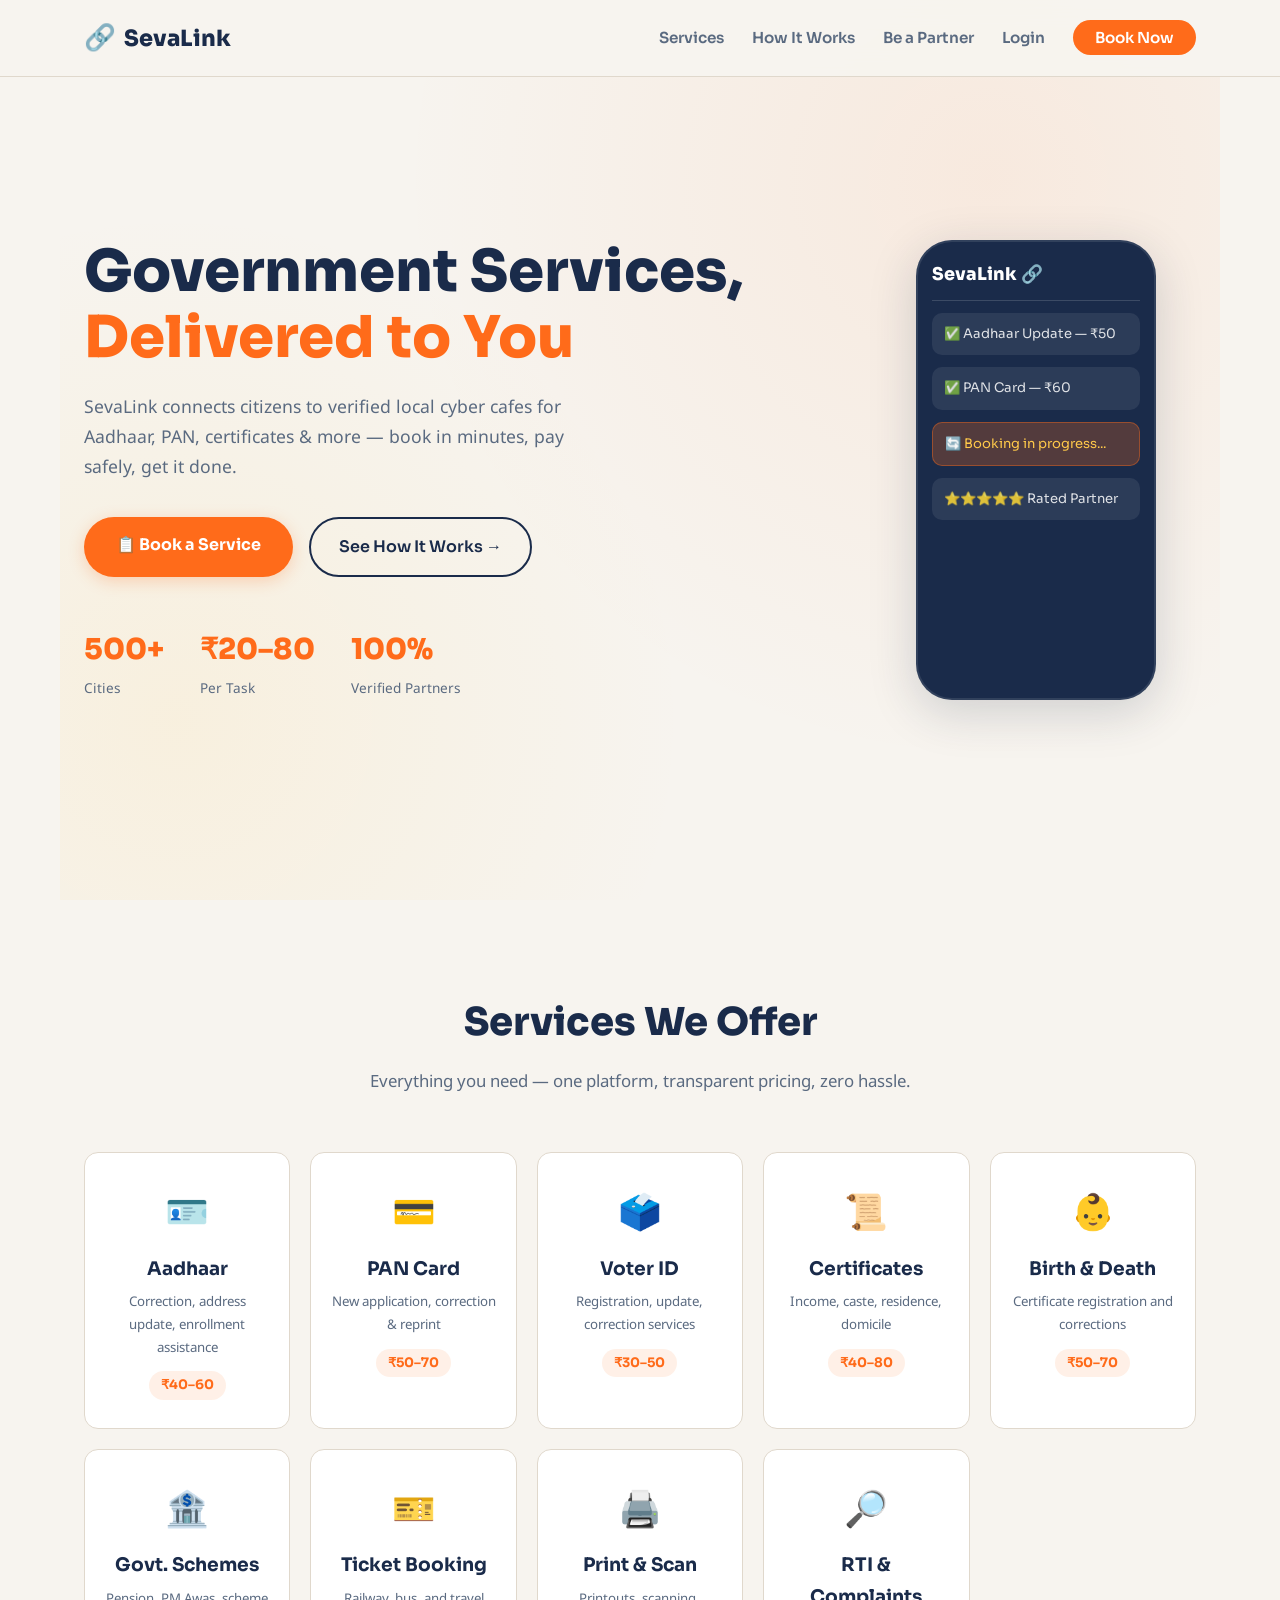
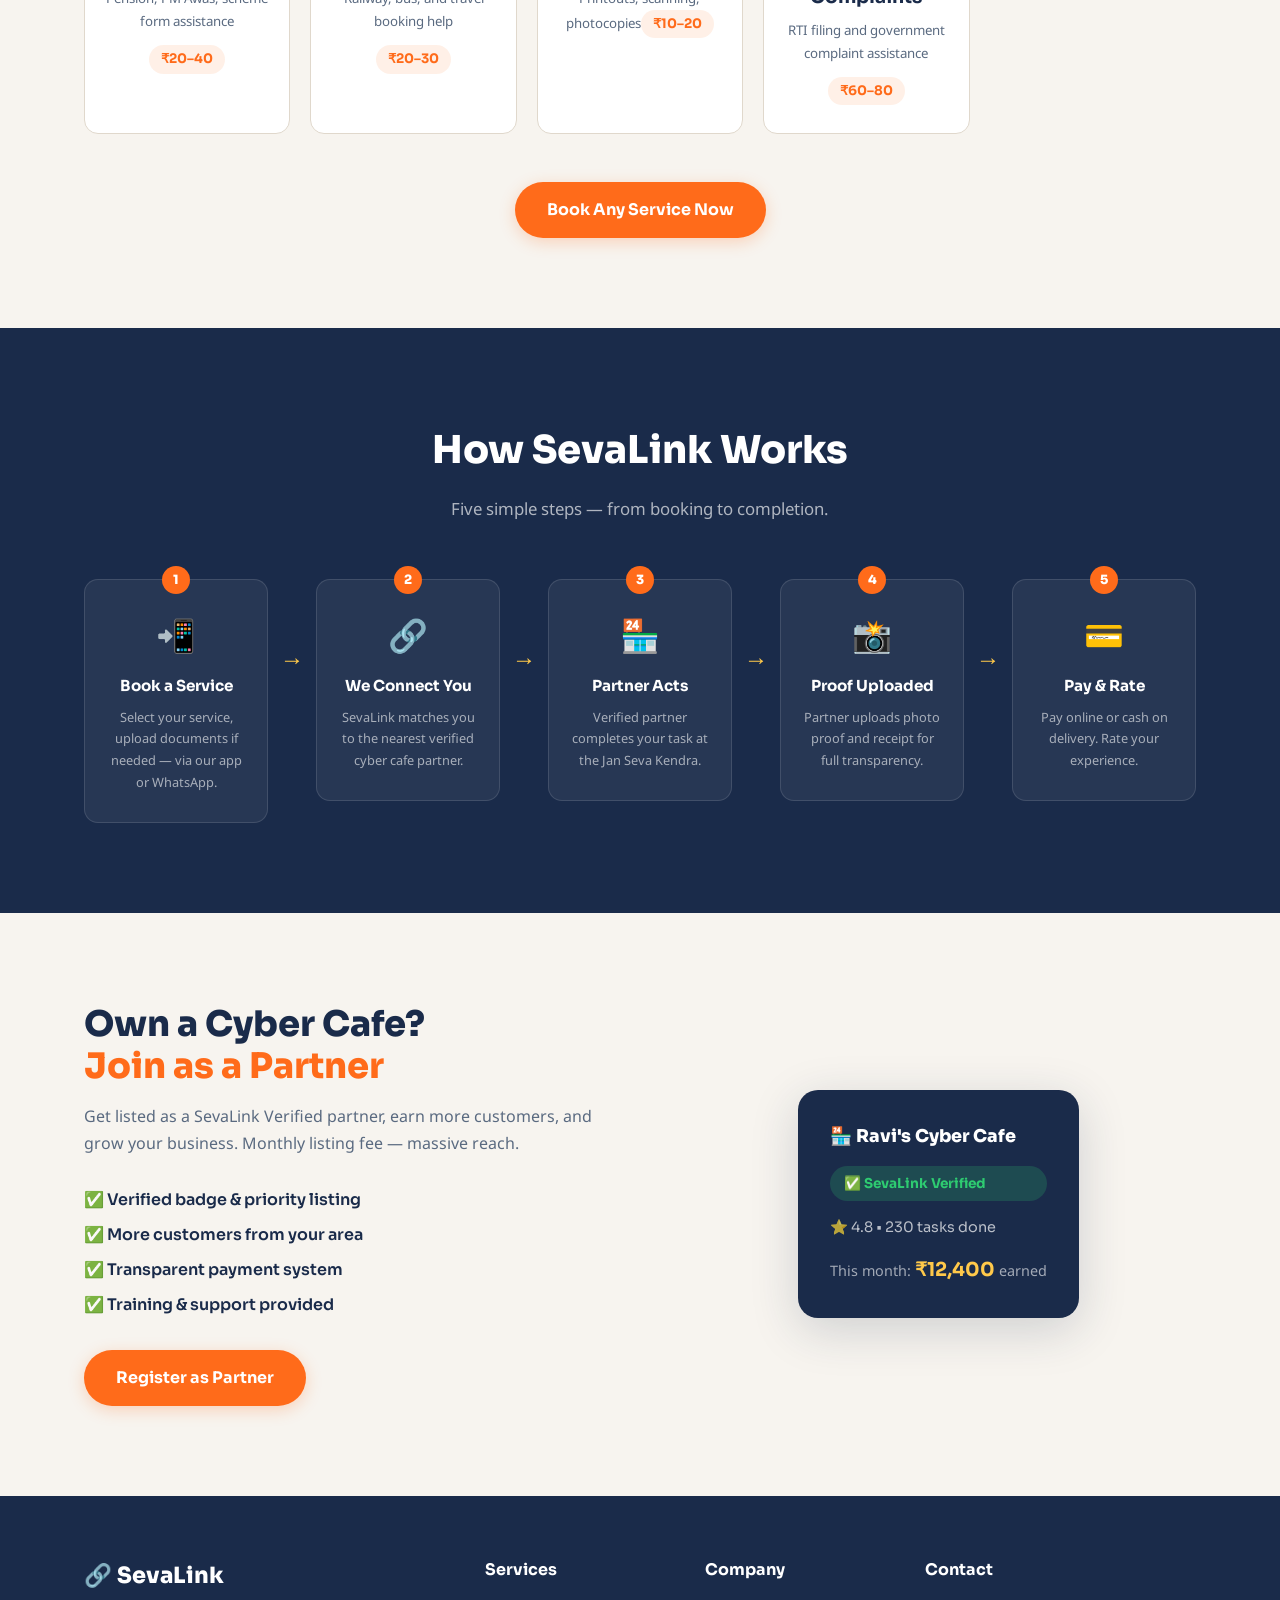
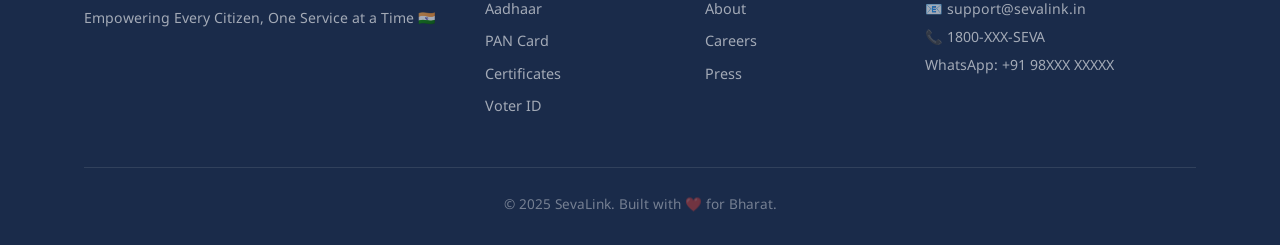
<file: index.html>
<!DOCTYPE html>
<html lang="en">

<head>
  <meta charset="UTF-8" />
  <meta name="viewport" content="width=device-width, initial-scale=1.0" />
  <title>SevaLink — Connecting Citizens to Government Services</title>
  <link rel="stylesheet" href="css/style.css" />
  <link rel="preconnect" href="https://fonts.googleapis.com" />
  <link
    href="https://fonts.googleapis.com/css2?family=Sora:wght@300;400;600;700;800&family=Noto+Sans:wght@400;500&display=swap"
    rel="stylesheet" />
  <script src="https://ucarecdn.com/libs/blinkloader/3.x/blinkloader.min.js"></script>
<script type="module">
  import { * as UC } from 'https://cdn.jsdelivr.net/npm/@uploadcare/file-uploader@v1/web/file-uploader.min.js';
  UC.defineComponents(UC);
</script>

<uc-config ctx-name="my-uploader" pubkey="00ecea41f52005c70154"></uc-config>
<uc-file-uploader ctx-name="my-uploader"></uc-file-uploader>
</head>

<body>

  <!-- NAVBAR -->
  <nav class="navbar" id="navbar">
    <div class="nav-inner">
      <a href="index.html" class="logo">
        <span class="logo-icon">🔗</span>
        <span>SevaLink</span>
      </a>
      <ul class="nav-links">
        <li><a href="#services">Services</a></li>
        <li><a href="#how-it-works">How It Works</a></li>
        <li><a href="#partner">Be a Partner</a></li>
        <li><a href="pages/login.html">Login</a></li>
        <li><a href="pages/book.html" class="btn-nav">Book Now</a></li>
      </ul>
      <button class="hamburger" id="hamburger">&#9776;</button>
    </div>
    <div class="mobile-menu" id="mobileMenu">
      <a href="#services">Services</a>
      <a href="#how-it-works">How It Works</a>
      <a href="pages/login.html">Login</a>
      <a href="pages/book.html">Book Now</a>
    </div>
  </nav>

  <!-- HERO -->
  <section class="hero">
    <div class="hero-bg-pattern"></div>
    <div class="hero-content">

      <h1>Government Services,<br /><span class="highlight">Delivered to You</span></h1>
      <p class="hero-sub">SevaLink connects citizens to verified local cyber cafes for Aadhaar, PAN, certificates & more
        — book in minutes, pay safely, get it done.</p>
      <div class="hero-actions">
        <a href="pages/book.html" class="btn-primary">📋 Book a Service</a>
        <a href="#how-it-works" class="btn-ghost">See How It Works →</a>
      </div>
      <div class="hero-stats">
        <div class="stat"><span>500+</span><small>Cities</small></div>
        <div class="stat"><span>₹20–80</span><small>Per Task</small></div>
        <div class="stat"><span>100%</span><small>Verified Partners</small></div>
      </div>
    </div>
    <div class="hero-illustration">
      <div class="phone-mockup">
        <div class="phone-screen">
          <div class="phone-header">SevaLink 🔗</div>
          <div class="phone-item">✅ Aadhaar Update — ₹50</div>
          <div class="phone-item">✅ PAN Card — ₹60</div>
          <div class="phone-item active">🔄 Booking in progress...</div>
          <div class="phone-item">⭐⭐⭐⭐⭐ Rated Partner</div>
        </div>
      </div>
    </div>
  </section>

  <!-- SERVICES -->
  <section class="section" id="services">
    <div class="container">
      <h2 class="section-title">Services We Offer</h2>
      <p class="section-sub">Everything you need — one platform, transparent pricing, zero hassle.</p>
      <div class="services-grid">
        <div class="service-card">
          <div class="svc-icon">🪪</div>
          <h3>Aadhaar</h3>
          <p>Correction, address update, enrollment assistance</p><span class="price">₹40–60</span>
        </div>
        <div class="service-card">
          <div class="svc-icon">💳</div>
          <h3>PAN Card</h3>
          <p>New application, correction & reprint</p><span class="price">₹50–70</span>
        </div>
        <div class="service-card">
          <div class="svc-icon">🗳️</div>
          <h3>Voter ID</h3>
          <p>Registration, update, correction services</p><span class="price">₹30–50</span>
        </div>
        <div class="service-card">
          <div class="svc-icon">📜</div>
          <h3>Certificates</h3>
          <p>Income, caste, residence, domicile</p><span class="price">₹40–80</span>
        </div>
        <div class="service-card">
          <div class="svc-icon">👶</div>
          <h3>Birth & Death</h3>
          <p>Certificate registration and corrections</p><span class="price">₹50–70</span>
        </div>
        <div class="service-card">
          <div class="svc-icon">🏦</div>
          <h3>Govt. Schemes</h3>
          <p>Pension, PM Awas, scheme form assistance</p><span class="price">₹20–40</span>
        </div>
        <div class="service-card">
          <div class="svc-icon">🎫</div>
          <h3>Ticket Booking</h3>
          <p>Railway, bus, and travel booking help</p><span class="price">₹20–30</span>
        </div>
       <div class="service-card" onclick="window.location.href='pages/printorder.html'" style="cursor:pointer;">
  <div class="svc-icon">🖨️</div>
  <h3>Print & Scan</h3>
  <p>Printouts, scanning, photocopies<span class="price">₹10–20</span></p>
</div>
        <div class="service-card">
          <div class="svc-icon">🔎</div>
          <h3>RTI & Complaints</h3>
          <p>RTI filing and government complaint assistance</p><span class="price">₹60–80</span>
        </div>
      </div>
      <div class="cta-center">
        <a href="pages/book.html" class="btn-primary">Book Any Service Now</a>
      </div>
    </div>
  </section>

  <!-- HOW IT WORKS -->
  <section class="section bg-dark" id="how-it-works">
    <div class="container">
      <h2 class="section-title light">How SevaLink Works</h2>
      <p class="section-sub light">Five simple steps — from booking to completion.</p>
      <div class="steps">
        <div class="step">
          <div class="step-num">1</div>
          <div class="step-icon">📲</div>
          <h3>Book a Service</h3>
          <p>Select your service, upload documents if needed — via our app or WhatsApp.</p>
        </div>
        <div class="step-arrow">→</div>
        <div class="step">
          <div class="step-num">2</div>
          <div class="step-icon">🔗</div>
          <h3>We Connect You</h3>
          <p>SevaLink matches you to the nearest verified cyber cafe partner.</p>
        </div>
        <div class="step-arrow">→</div>
        <div class="step">
          <div class="step-num">3</div>
          <div class="step-icon">🏪</div>
          <h3>Partner Acts</h3>
          <p>Verified partner completes your task at the Jan Seva Kendra.</p>
        </div>
        <div class="step-arrow">→</div>
        <div class="step">
          <div class="step-num">4</div>
          <div class="step-icon">📸</div>
          <h3>Proof Uploaded</h3>
          <p>Partner uploads photo proof and receipt for full transparency.</p>
        </div>
        <div class="step-arrow">→</div>
        <div class="step">
          <div class="step-num">5</div>
          <div class="step-icon">💳</div>
          <h3>Pay & Rate</h3>
          <p>Pay online or cash on delivery. Rate your experience.</p>
        </div>
      </div>
    </div>
  </section>

  <!-- PARTNER CTA -->
  <section class="section partner-section" id="partner">
    <div class="container">
      <div class="partner-grid">
        <div>
          <h2>Own a Cyber Cafe?<br /><span class="highlight">Join as a Partner</span></h2>
          <p>Get listed as a SevaLink Verified partner, earn more customers, and grow your business. Monthly listing fee
            — massive reach.</p>
          <ul class="partner-perks">
            <li>✅ Verified badge & priority listing</li>
            <li>✅ More customers from your area</li>
            <li>✅ Transparent payment system</li>
            <li>✅ Training & support provided</li>
          </ul>
          <a href="pages/partner.html" class="btn-primary">Register as Partner</a>
        </div>
        <div class="partner-card-visual">
          <div class="partner-card">
            <div class="pc-top">🏪 Ravi's Cyber Cafe</div>
            <div class="pc-badge">✅ SevaLink Verified</div>
            <div class="pc-stat">⭐ 4.8 • 230 tasks done</div>
            <div class="pc-earn">This month: <strong>₹12,400</strong> earned</div>
          </div>
        </div>
      </div>
    </div>
  </section>

  <!-- FOOTER -->
  <footer class="footer">
    <div class="container">
      <div class="footer-grid">
        <div>
          <div class="logo">🔗 SevaLink</div>
          <p>Empowering Every Citizen, One Service at a Time 🇮🇳</p>
        </div>
        <div>
          <h4>Services</h4>
          <ul>
            <li>Aadhaar</li>
            <li>PAN Card</li>
            <li>Certificates</li>
            <li>Voter ID</li>
          </ul>
        </div>
        <div>
          <h4>Company</h4>
          <ul>
            <li><a href="#">About</a></li>
            <li><a href="#">Careers</a></li>
            <li><a href="#">Press</a></li>
          </ul>
        </div>
        <div>
          <h4>Contact</h4>
          <p>📧 support@sevalink.in</p>
          <p>📞 1800-XXX-SEVA</p>
          <p>WhatsApp: +91 98XXX XXXXX</p>
        </div>
      </div>
      <div class="footer-bottom">© 2025 SevaLink. Built with ❤️ for Bharat.</div>
    </div>
  </footer>

  <script src="js/main.js"></script>
</body>

</html>
</file>
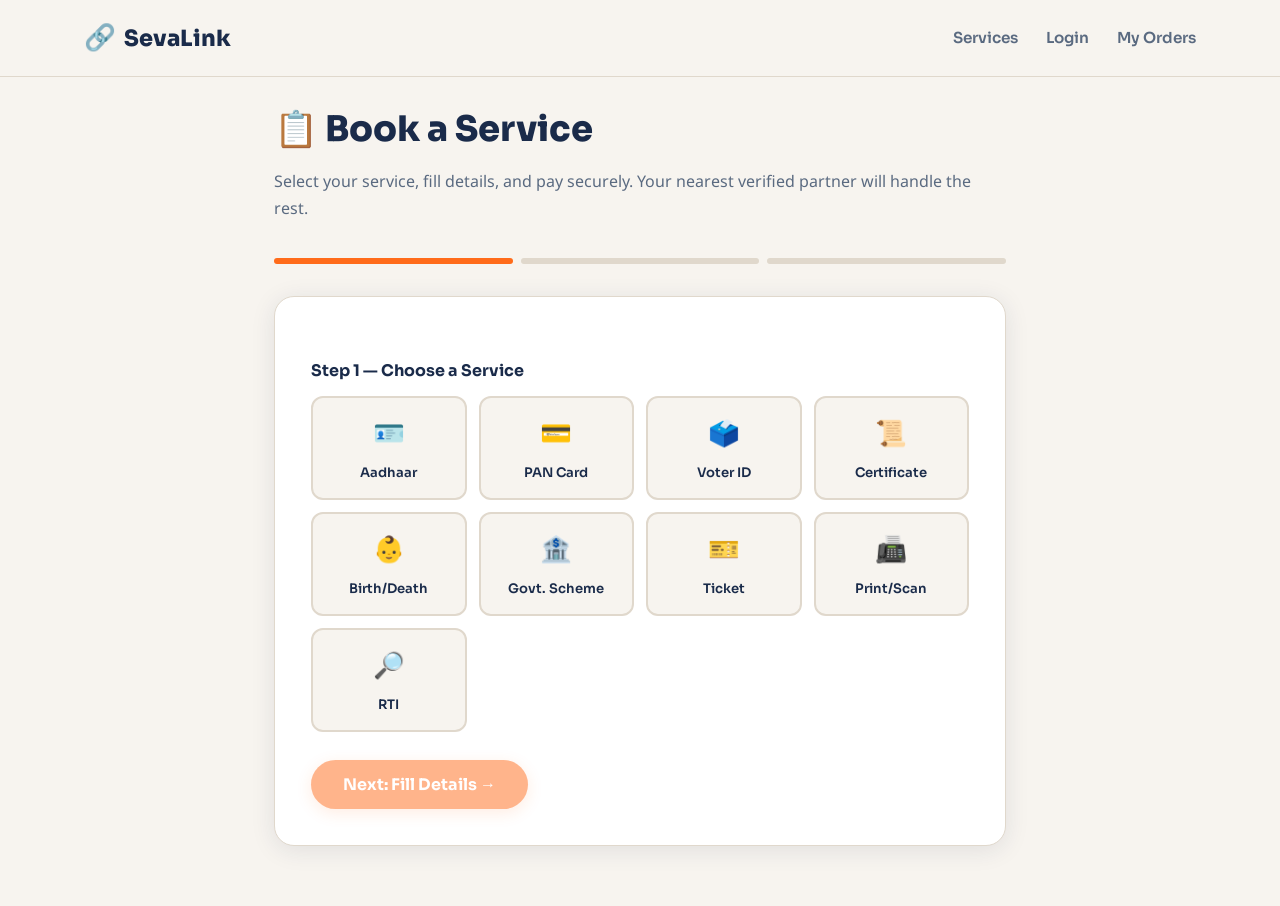
<file: pages/book.html>
<!DOCTYPE html>
<html lang="en">
<head>
  <meta charset="UTF-8"/>
  <meta name="viewport" content="width=device-width, initial-scale=1.0"/>
  <title>Book a Service — SevaLink</title>
  <link rel="stylesheet" href="../css/style.css"/>
  <link rel="preconnect" href="https://fonts.googleapis.com"/>
  <link href="https://fonts.googleapis.com/css2?family=Sora:wght@300;400;600;700;800&family=Noto+Sans:wght@400;500&display=swap" rel="stylesheet"/>
</head>
<body>

  <!-- Navbar -->
  <nav class="navbar" id="navbar">
    <div class="nav-inner">
      <a href="../index.html" class="logo"><span class="logo-icon">🔗</span><span>SevaLink</span></a>
      <ul class="nav-links">
        <li><a href="../index.html#services">Services</a></li>
        <li><a href="login.html">Login</a></li>
        <li><a href="dashboard.html">My Orders</a></li>
      </ul>
    </div>
  </nav>

  <div class="booking-page">
    <div class="container">
      <h2>📋 Book a Service</h2>
      <p>Select your service, fill details, and pay securely. Your nearest verified partner will handle the rest.</p>

      <!-- Step indicator -->
      <div class="step-indicator">
        <div class="step-dot active" id="dot1"></div>
        <div class="step-dot" id="dot2"></div>
        <div class="step-dot" id="dot3"></div>
      </div>

      <div class="booking-card">

        <!-- STEP 1: Select Service -->
        <div id="step1">
          <div class="section-label">Step 1 — Choose a Service</div>
          <div class="service-select-grid">
            <div class="svc-btn" data-service="Aadhaar Update" data-price="50" onclick="selectService(this)"><span class="svc-em">🪪</span>Aadhaar</div>
            <div class="svc-btn" data-service="PAN Card" data-price="60" onclick="selectService(this)"><span class="svc-em">💳</span>PAN Card</div>
            <div class="svc-btn" data-service="Voter ID" data-price="40" onclick="selectService(this)"><span class="svc-em">🗳️</span>Voter ID</div>
            <div class="svc-btn" data-service="Income Certificate" data-price="70" onclick="selectService(this)"><span class="svc-em">📜</span>Certificate</div>
            <div class="svc-btn" data-service="Birth Certificate" data-price="60" onclick="selectService(this)"><span class="svc-em">👶</span>Birth/Death</div>
            <div class="svc-btn" data-service="Govt. Scheme Form" data-price="30" onclick="selectService(this)"><span class="svc-em">🏦</span>Govt. Scheme</div>
            <div class="svc-btn" data-service="Ticket Booking" data-price="25" onclick="selectService(this)"><span class="svc-em">🎫</span>Ticket</div>
            <div class="svc-btn" data-service="Print & Scan" data-price="15" onclick="selectService(this)"><span class="svc-em">📠</span>Print/Scan</div>
            <div class="svc-btn" data-service="RTI Filing" data-price="80" onclick="selectService(this)"><span class="svc-em">🔎</span>RTI</div>
          </div>
          <button class="btn-primary" id="nextBtn1" onclick="goStep(2)" style="opacity:0.5;cursor:not-allowed" disabled>Next: Fill Details →</button>
        </div>

        <!-- STEP 2: User Details -->
        <div id="step2" style="display:none;">
          <div class="section-label">Step 2 — Your Details</div>
          <div class="form-group">
            <label>Full Name *</label>
            <input type="text" id="userName" placeholder="e.g. Ramesh Kumar" required/>
          </div>
          <div class="form-row">
            <div class="form-group">
              <label>Mobile Number *</label>
              <input type="tel" id="userPhone" placeholder="+91 9XXXXXXXXX" required/>
            </div>
            <div class="form-group">
              <label>Pincode *</label>
              <input type="text" id="userPin" placeholder="e.g. 500001" required/>
            </div>
          </div>
          <div class="form-group">
            <label>Address / Landmark</label>
            <textarea id="userAddress" placeholder="House no., street, area..."></textarea>
          </div>
          <div class="form-group">
            <label>Additional Notes</label>
            <textarea id="userNotes" placeholder="Any special instructions for the partner..."></textarea>
          </div>
          <div style="display:flex; gap:12px; margin-top:8px;">
            <button class="btn-ghost" onclick="goStep(1)">← Back</button>
            <button class="btn-primary" onclick="goStep(3)">Next: Payment →</button>
          </div>
        </div>

        <!-- STEP 3: Confirm & Pay -->
        <div id="step3" style="display:none;">
          <div class="section-label">Step 3 — Confirm & Pay</div>
          <div class="order-summary">
            <div class="order-row"><span>Service</span><span id="confirmService">—</span></div>
            <div class="order-row"><span>Convenience Fee</span><span id="confirmFee">—</span></div>
            <div class="order-row"><span>Platform Charge</span><span>₹10</span></div>
            <div class="order-row"><span><strong>Total</strong></span><span id="confirmTotal">—</span></div>
          </div>
          <div class="form-group">
            <label>Choose Payment Method</label>
          </div>
          <div class="payment-tabs">
            <div class="pay-tab active" onclick="switchPayTab('upi',this)">📱 UPI</div>
            <div class="pay-tab" onclick="switchPayTab('card',this)">💳 Card</div>
            <div class="pay-tab" onclick="switchPayTab('cod',this)">💵 Cash on Delivery</div>
          </div>

          <!-- UPI Panel -->
          <div class="pay-panel active" id="panel-upi">
            <div class="form-group">
              <label>UPI ID</label>
              <input type="text" id="upiId" placeholder="yourname@upi" />
            </div>
            <p style="color:var(--text-muted);font-size:0.85rem;margin-bottom:16px;">Enter your UPI ID and click Pay. A payment request will be sent.</p>
          </div>

          <!-- Card Panel -->
          <div class="pay-panel" id="panel-card">
            <div class="form-group">
              <label>Card Number</label>
              <input type="text" id="cardNum" placeholder="XXXX XXXX XXXX XXXX" maxlength="19" oninput="formatCard(this)"/>
            </div>
            <div class="form-row">
              <div class="form-group">
                <label>Expiry</label>
                <input type="text" placeholder="MM/YY" maxlength="5" oninput="formatExpiry(this)"/>
              </div>
              <div class="form-group">
                <label>CVV</label>
                <input type="password" placeholder="•••" maxlength="3"/>
              </div>
            </div>
            <div class="form-group">
              <label>Name on Card</label>
              <input type="text" placeholder="As printed on card"/>
            </div>
          </div>

          <!-- Cash on Delivery Panel -->
          <div class="pay-panel" id="panel-cod">
            <div style="background:rgba(255,201,74,0.12);border:1px solid rgba(255,201,74,0.3);border-radius:12px;padding:18px;margin-bottom:16px;">
              <p style="font-family:var(--font-head);font-weight:700;color:#b8860b;">💵 Cash on Delivery</p>
              <p style="font-size:0.88rem;color:var(--text-muted);margin-top:4px;">Pay cash to the partner when the service is completed. Photo proof will be shared.</p>
            </div>
          </div>

          <div style="display:flex;gap:12px;margin-top:8px;">
            <button class="btn-ghost" onclick="goStep(2)">← Back</button>
            <button class="btn-primary" id="payBtn" onclick="processPayment()">🔒 Pay &amp; Confirm</button>
          </div>
        </div>

      </div>
    </div>
  </div>

  <!-- Payment Success Modal -->
  <div class="modal-overlay" id="successModal">
    <div class="modal-box">
      <button class="modal-close" onclick="closeModal()">✕</button>
      <div class="success-anim">
        <div class="check-icon">✅</div>
        <h3>Booking Confirmed!</h3>
        <p>Your service request has been placed. A verified partner near you will start shortly.</p>
        <div class="tracking-id" id="trackingIdDisplay"></div>
        <div style="margin-top:24px;display:flex;gap:12px;justify-content:center;">
          <a href="dashboard.html" class="btn-primary">Track My Order</a>
          <a href="book.html" class="btn-ghost" onclick="location.reload()">Book Another</a>
        </div>
      </div>
    </div>
  </div>

  <script src="../js/main.js"></script>
  <script src="../js/booking.js"></script>
</body>
</html>
</file>
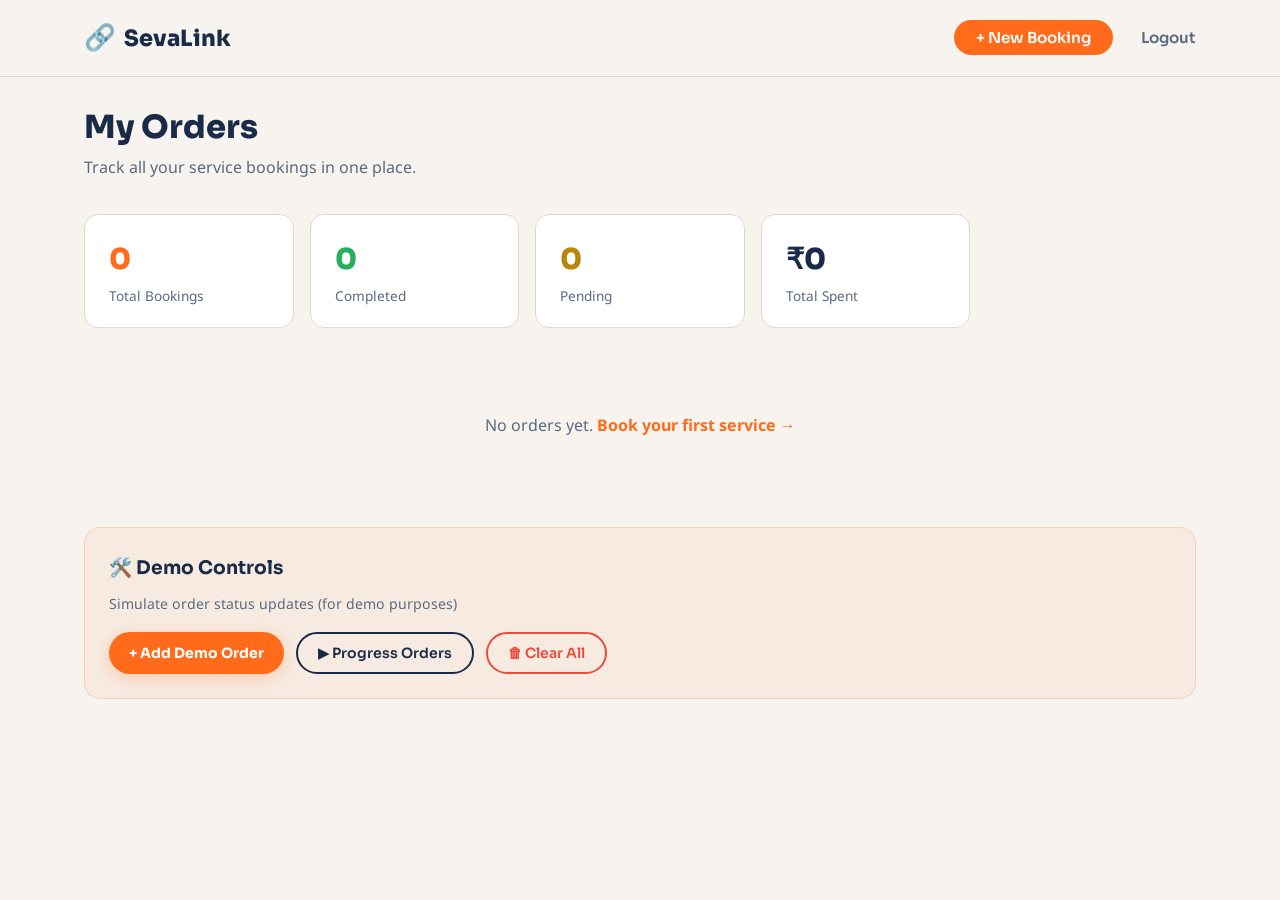
<file: pages/dashboard.html>
<!DOCTYPE html>
<html lang="en">
<head>
  <meta charset="UTF-8"/>
  <meta name="viewport" content="width=device-width, initial-scale=1.0"/>
  <title>My Orders — SevaLink</title>
  <link rel="stylesheet" href="../css/style.css"/>
  <link rel="preconnect" href="https://fonts.googleapis.com"/>
  <link href="https://fonts.googleapis.com/css2?family=Sora:wght@300;400;600;700;800&family=Noto+Sans:wght@400;500&display=swap" rel="stylesheet"/>
</head>
<body>

  <nav class="navbar" id="navbar">
    <div class="nav-inner">
      <a href="../index.html" class="logo"><span class="logo-icon">🔗</span><span>SevaLink</span></a>
      <ul class="nav-links">
        <li><a href="book.html" class="btn-nav">+ New Booking</a></li>
        <li><a href="#" onclick="logout()" style="color:var(--text-muted)">Logout</a></li>
      </ul>
    </div>
  </nav>

  <div class="dashboard-page">
    <div class="container">
      <div style="margin-bottom:32px;">
        <h2 id="dashGreeting" style="font-family:var(--font-head);font-weight:800;font-size:2rem;color:var(--secondary);">My Orders</h2>
        <p style="color:var(--text-muted);">Track all your service bookings in one place.</p>
      </div>

      <!-- Stats Row -->
      <div style="display:grid;grid-template-columns:repeat(auto-fill,minmax(180px,1fr));gap:16px;margin-bottom:36px;" id="statsRow"></div>

      <!-- Orders -->
      <div id="ordersList">
        <p style="color:var(--text-muted);text-align:center;padding:48px 0;">No orders yet. <a href="book.html" style="color:var(--primary);font-weight:700;">Book your first service →</a></p>
      </div>

      <!-- Demo Controls (for testing) -->
      <div style="background:rgba(255,107,26,0.06);border:1px solid rgba(255,107,26,0.2);border-radius:16px;padding:24px;margin-top:40px;">
        <h3 style="font-family:var(--font-head);font-weight:700;color:var(--secondary);margin-bottom:8px;">🛠️ Demo Controls</h3>
        <p style="color:var(--text-muted);font-size:0.88rem;margin-bottom:16px;">Simulate order status updates (for demo purposes)</p>
        <div style="display:flex;gap:12px;flex-wrap:wrap;">
          <button class="btn-primary" onclick="addDemoOrder()" style="padding:10px 20px;font-size:0.88rem;">+ Add Demo Order</button>
          <button class="btn-ghost" onclick="progressOrders()" style="padding:10px 20px;font-size:0.88rem;">▶ Progress Orders</button>
          <button class="btn-ghost" onclick="clearOrders()" style="padding:10px 20px;font-size:0.88rem;border-color:#e74c3c;color:#e74c3c;">🗑 Clear All</button>
        </div>
      </div>
    </div>
  </div>

  <script src="../js/main.js"></script>
  <script>
    const statusFlow = ['Pending', 'Partner Assigned', 'In Progress', 'Completed'];
    const statusClasses = { 'Pending': 'status-pending', 'Partner Assigned': 'status-progress', 'In Progress': 'status-progress', 'Completed': 'status-done' };

    function getOrders() { return JSON.parse(localStorage.getItem('sevaOrders') || '[]'); }
    function saveOrders(o) { localStorage.setItem('sevaOrders', JSON.stringify(o)); }

    function renderOrders() {
      const orders = getOrders();
      const list = document.getElementById('ordersList');
      const stats = document.getElementById('statsRow');

      // Stats
      const total = orders.length;
      const done = orders.filter(o => o.status === 'Completed').length;
      const pending = orders.filter(o => o.status === 'Pending').length;
      const spent = orders.reduce((s, o) => s + (o.price || 0), 0);
      stats.innerHTML = `
        <div style="background:#fff;border:1px solid var(--border);border-radius:14px;padding:20px 24px;">
          <div style="font-family:var(--font-head);font-size:1.8rem;font-weight:800;color:var(--primary)">${total}</div>
          <div style="color:var(--text-muted);font-size:0.85rem">Total Bookings</div>
        </div>
        <div style="background:#fff;border:1px solid var(--border);border-radius:14px;padding:20px 24px;">
          <div style="font-family:var(--font-head);font-size:1.8rem;font-weight:800;color:#27ae60">${done}</div>
          <div style="color:var(--text-muted);font-size:0.85rem">Completed</div>
        </div>
        <div style="background:#fff;border:1px solid var(--border);border-radius:14px;padding:20px 24px;">
          <div style="font-family:var(--font-head);font-size:1.8rem;font-weight:800;color:#b8860b">${pending}</div>
          <div style="color:var(--text-muted);font-size:0.85rem">Pending</div>
        </div>
        <div style="background:#fff;border:1px solid var(--border);border-radius:14px;padding:20px 24px;">
          <div style="font-family:var(--font-head);font-size:1.8rem;font-weight:800;color:var(--secondary)">₹${spent}</div>
          <div style="color:var(--text-muted);font-size:0.85rem">Total Spent</div>
        </div>
      `;

      if (orders.length === 0) {
        list.innerHTML = `<p style="color:var(--text-muted);text-align:center;padding:48px 0;">No orders yet. <a href="book.html" style="color:var(--primary);font-weight:700;">Book your first service →</a></p>`;
        return;
      }

      list.innerHTML = [...orders].reverse().map(o => `
        <div class="order-card">
          <div style="flex:1">
            <div style="font-family:var(--font-head);font-weight:700;color:var(--secondary);font-size:1rem;margin-bottom:4px;">${o.service}</div>
            <div style="color:var(--text-muted);font-size:0.83rem;margin-bottom:6px;">🔖 ${o.id} &nbsp;•&nbsp; 📅 ${o.date}</div>
            <div style="font-size:0.83rem;color:var(--text-muted)">👤 ${o.name || 'Guest'} &nbsp;•&nbsp; 💳 ${o.payMethod?.toUpperCase() || 'N/A'} &nbsp;•&nbsp; <strong style="color:var(--primary)">₹${o.price}</strong></div>
          </div>
          <div>
            <span class="order-status-badge ${statusClasses[o.status] || 'status-pending'}">${o.status}</span>
          </div>
        </div>
      `).join('');
    }

    function addDemoOrder() {
      const services = ['Aadhaar Update', 'PAN Card', 'Income Certificate', 'Voter ID', 'Ticket Booking'];
      const methods = ['upi', 'card', 'cod'];
      const svc = services[Math.floor(Math.random() * services.length)];
      const orders = getOrders();
      orders.push({
        id: 'SL' + Date.now().toString().slice(-8),
        service: svc,
        price: Math.floor(Math.random() * 60) + 25,
        name: 'Demo User',
        phone: '+91 9000000000',
        payMethod: methods[Math.floor(Math.random() * methods.length)],
        status: 'Pending',
        date: new Date().toLocaleString('en-IN'),
      });
      saveOrders(orders);
      renderOrders();
    }

    function progressOrders() {
      const orders = getOrders();
      orders.forEach(o => {
        const idx = statusFlow.indexOf(o.status);
        if (idx < statusFlow.length - 1) o.status = statusFlow[idx + 1];
      });
      saveOrders(orders);
      renderOrders();
    }

    function clearOrders() {
      if (confirm('Clear all orders?')) {
        localStorage.removeItem('sevaOrders');
        renderOrders();
      }
    }

    function logout() {
      localStorage.removeItem('sevaCurrentUser');
      window.location.href = '../index.html';
    }

    // Greet user
    const user = JSON.parse(localStorage.getItem('sevaCurrentUser') || 'null');
    if (user) document.getElementById('dashGreeting').textContent = '👋 Hello, ' + user.name + '!';

    renderOrders();
  </script>
</body>
</html>
</file>
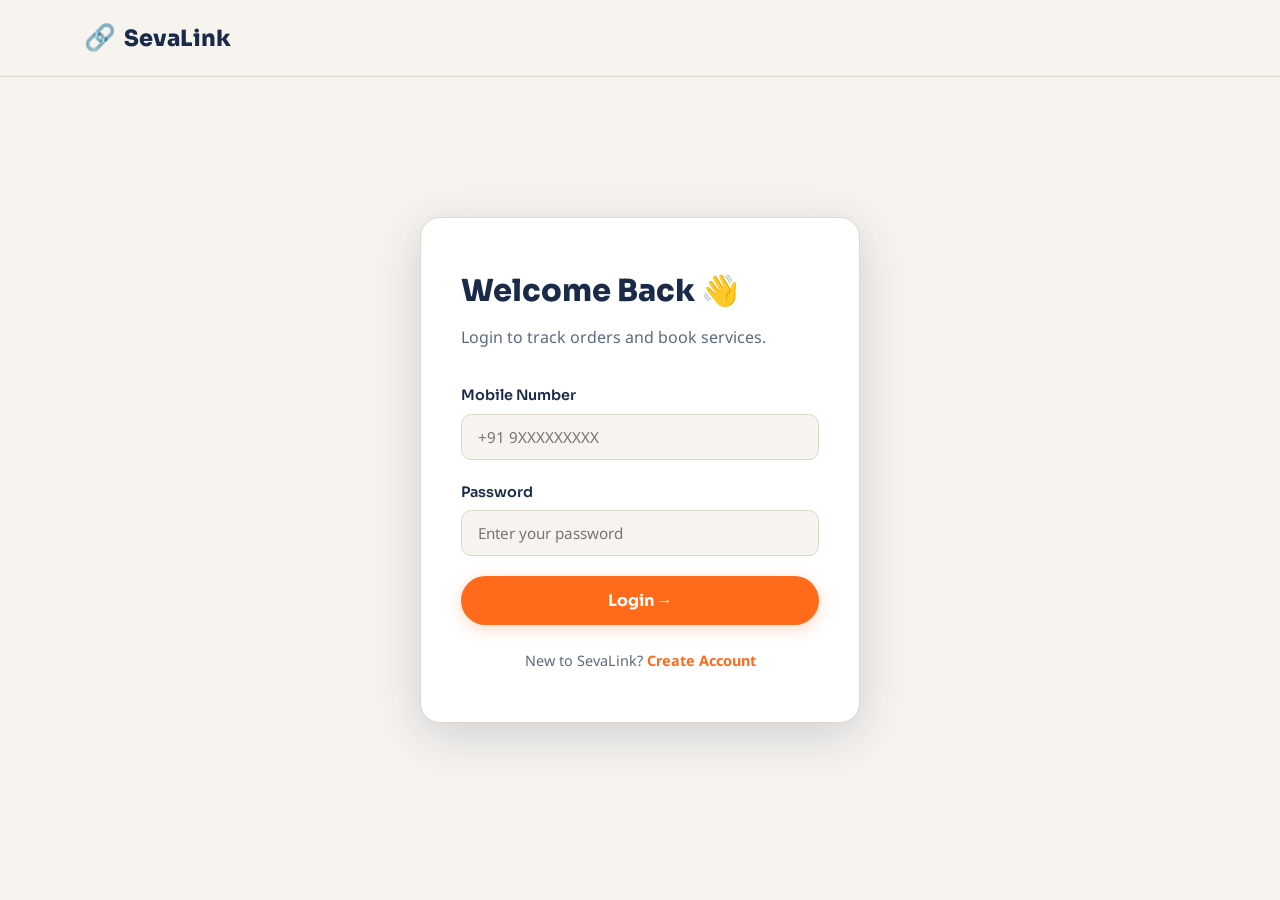
<file: pages/login.html>
<!DOCTYPE html>
<html lang="en">
<head>
  <meta charset="UTF-8"/>
  <meta name="viewport" content="width=device-width, initial-scale=1.0"/>
  <title>Login — SevaLink</title>
  <link rel="stylesheet" href="../css/style.css"/>
  <link rel="preconnect" href="https://fonts.googleapis.com"/>
  <link href="https://fonts.googleapis.com/css2?family=Sora:wght@300;400;600;700;800&family=Noto+Sans:wght@400;500&display=swap" rel="stylesheet"/>
</head>
<body>

  <nav class="navbar">
    <div class="nav-inner">
      <a href="../index.html" class="logo"><span class="logo-icon">🔗</span><span>SevaLink</span></a>
    </div>
  </nav>

  <div class="auth-page">
    <div class="auth-card">
      <!-- Login Form -->
      <div id="loginView">
        <h2>Welcome Back 👋</h2>
        <p class="auth-sub">Login to track orders and book services.</p>
        <div id="loginAlert"></div>
        <div class="form-group">
          <label>Mobile Number</label>
          <input type="tel" id="loginPhone" placeholder="+91 9XXXXXXXXX"/>
        </div>
        <div class="form-group">
          <label>Password</label>
          <input type="password" id="loginPass" placeholder="Enter your password"/>
        </div>
        <button class="btn-primary btn-full" onclick="handleLogin()">Login →</button>
        <p class="auth-switch">New to SevaLink? <a href="#" onclick="switchView('register')">Create Account</a></p>
      </div>

      <!-- Register Form -->
      <div id="registerView" style="display:none;">
        <h2>Create Account 🙌</h2>
        <p class="auth-sub">Join SevaLink and access government services easily.</p>
        <div id="regAlert"></div>
        <div class="form-group">
          <label>Full Name</label>
          <input type="text" id="regName" placeholder="Your full name"/>
        </div>
        <div class="form-group">
          <label>Mobile Number</label>
          <input type="tel" id="regPhone" placeholder="+91 9XXXXXXXXX"/>
        </div>
        <div class="form-group">
          <label>Password</label>
          <input type="password" id="regPass" placeholder="Create a password"/>
        </div>
        <div class="form-group">
          <label>Pincode</label>
          <input type="text" id="regPin" placeholder="Your area pincode"/>
        </div>
        <button class="btn-primary btn-full" onclick="handleRegister()">Create Account →</button>
        <p class="auth-switch">Already have an account? <a href="#" onclick="switchView('login')">Login</a></p>
      </div>
    </div>
  </div>

  <script src="../js/main.js"></script>
  <script>
    function switchView(view) {
      document.getElementById('loginView').style.display = view === 'login' ? 'block' : 'none';
      document.getElementById('registerView').style.display = view === 'register' ? 'block' : 'none';
    }

    function showAlert(elId, type, msg) {
      const el = document.getElementById(elId);
      el.innerHTML = `<div class="alert alert-${type}">${msg}</div>`;
    }

    function handleLogin() {
      const phone = document.getElementById('loginPhone').value.trim();
      const pass = document.getElementById('loginPass').value.trim();
      if (!phone || !pass) { showAlert('loginAlert', 'error', '⚠️ Please fill in all fields.'); return; }

      const users = JSON.parse(localStorage.getItem('sevaUsers') || '[]');
      const user = users.find(u => u.phone === phone && u.pass === pass);
      if (!user) { showAlert('loginAlert', 'error', '❌ Invalid credentials. Try again or register.'); return; }

      localStorage.setItem('sevaCurrentUser', JSON.stringify(user));
      showAlert('loginAlert', 'success', '✅ Logged in! Redirecting...');
      setTimeout(() => window.location.href = 'dashboard.html', 1000);
    }

    function handleRegister() {
      const name = document.getElementById('regName').value.trim();
      const phone = document.getElementById('regPhone').value.trim();
      const pass = document.getElementById('regPass').value.trim();
      const pin = document.getElementById('regPin').value.trim();
      if (!name || !phone || !pass || !pin) { showAlert('regAlert', 'error', '⚠️ Please fill all fields.'); return; }

      const users = JSON.parse(localStorage.getItem('sevaUsers') || '[]');
      if (users.find(u => u.phone === phone)) { showAlert('regAlert', 'error', '❌ This mobile number is already registered.'); return; }

      users.push({ name, phone, pass, pin });
      localStorage.setItem('sevaUsers', JSON.stringify(users));
      localStorage.setItem('sevaCurrentUser', JSON.stringify({ name, phone, pin }));
      showAlert('regAlert', 'success', '✅ Account created! Redirecting...');
      setTimeout(() => window.location.href = 'dashboard.html', 1000);
    }
  </script>
</body>
</html>
</file>
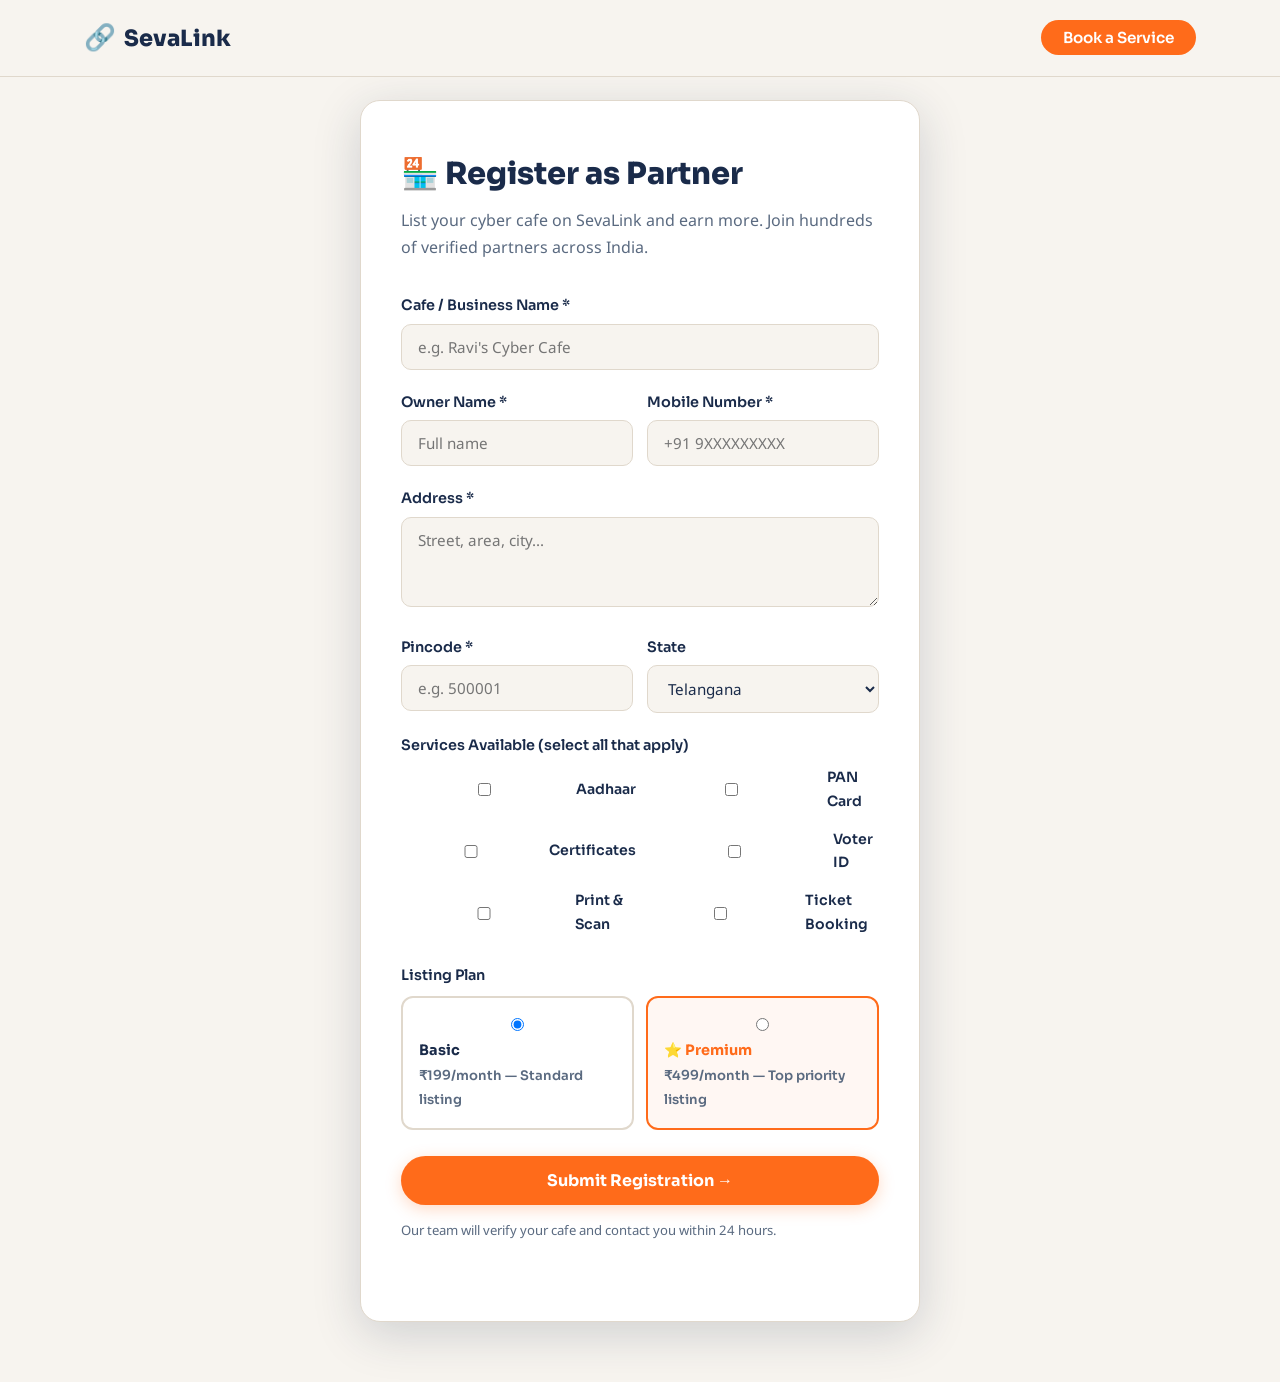
<file: pages/partner.html>
<!DOCTYPE html>
<html lang="en">
<head>
  <meta charset="UTF-8"/>
  <meta name="viewport" content="width=device-width, initial-scale=1.0"/>
  <title>Partner Registration — SevaLink</title>
  <link rel="stylesheet" href="../css/style.css"/>
  <link rel="preconnect" href="https://fonts.googleapis.com"/>
  <link href="https://fonts.googleapis.com/css2?family=Sora:wght@300;400;600;700;800&family=Noto+Sans:wght@400;500&display=swap" rel="stylesheet"/>
</head>
<body>

  <nav class="navbar">
    <div class="nav-inner">
      <a href="../index.html" class="logo"><span class="logo-icon">🔗</span><span>SevaLink</span></a>
      <ul class="nav-links">
        <li><a href="book.html" class="btn-nav">Book a Service</a></li>
      </ul>
    </div>
  </nav>

  <div class="auth-page" style="align-items:flex-start;padding-top:100px;">
    <div class="auth-card" style="max-width:560px;">
      <h2>🏪 Register as Partner</h2>
      <p class="auth-sub">List your cyber cafe on SevaLink and earn more. Join hundreds of verified partners across India.</p>

      <div id="partnerAlert"></div>

      <div class="form-group">
        <label>Cafe / Business Name *</label>
        <input type="text" id="cafeName" placeholder="e.g. Ravi's Cyber Cafe"/>
      </div>
      <div class="form-row">
        <div class="form-group">
          <label>Owner Name *</label>
          <input type="text" id="ownerName" placeholder="Full name"/>
        </div>
        <div class="form-group">
          <label>Mobile Number *</label>
          <input type="tel" id="partnerPhone" placeholder="+91 9XXXXXXXXX"/>
        </div>
      </div>
      <div class="form-group">
        <label>Address *</label>
        <textarea id="cafeAddress" placeholder="Street, area, city..."></textarea>
      </div>
      <div class="form-row">
        <div class="form-group">
          <label>Pincode *</label>
          <input type="text" id="cafePin" placeholder="e.g. 500001"/>
        </div>
        <div class="form-group">
          <label>State</label>
          <select id="cafeState">
            <option>Telangana</option><option>Andhra Pradesh</option><option>Maharashtra</option>
            <option>Uttar Pradesh</option><option>Rajasthan</option><option>Bihar</option>
            <option>West Bengal</option><option>Tamil Nadu</option><option>Karnataka</option><option>Other</option>
          </select>
        </div>
      </div>
      <div class="form-group">
        <label>Services Available (select all that apply)</label>
        <div style="display:grid;grid-template-columns:1fr 1fr;gap:8px;margin-top:8px;">
          <label style="display:flex;align-items:center;gap:8px;font-family:var(--font-head);font-weight:600;color:var(--text);font-size:0.88rem;"><input type="checkbox" value="Aadhaar"/> Aadhaar</label>
          <label style="display:flex;align-items:center;gap:8px;font-family:var(--font-head);font-weight:600;color:var(--text);font-size:0.88rem;"><input type="checkbox" value="PAN Card"/> PAN Card</label>
          <label style="display:flex;align-items:center;gap:8px;font-family:var(--font-head);font-weight:600;color:var(--text);font-size:0.88rem;"><input type="checkbox" value="Certificates"/> Certificates</label>
          <label style="display:flex;align-items:center;gap:8px;font-family:var(--font-head);font-weight:600;color:var(--text);font-size:0.88rem;"><input type="checkbox" value="Voter ID"/> Voter ID</label>
          <label style="display:flex;align-items:center;gap:8px;font-family:var(--font-head);font-weight:600;color:var(--text);font-size:0.88rem;"><input type="checkbox" value="Print & Scan"/> Print & Scan</label>
          <label style="display:flex;align-items:center;gap:8px;font-family:var(--font-head);font-weight:600;color:var(--text);font-size:0.88rem;"><input type="checkbox" value="Ticket Booking"/> Ticket Booking</label>
        </div>
      </div>
      <div class="form-group">
        <label>Listing Plan</label>
        <div style="display:grid;grid-template-columns:1fr 1fr;gap:12px;margin-top:8px;">
          <label style="border:2px solid var(--border);border-radius:12px;padding:16px;cursor:pointer;transition:all 0.2s;" id="planBasic">
            <input type="radio" name="plan" value="basic" checked style="margin-right:8px;"/>
            <strong style="font-family:var(--font-head);">Basic</strong><br/>
            <span style="font-size:0.82rem;color:var(--text-muted);">₹199/month — Standard listing</span>
          </label>
          <label style="border:2px solid var(--primary);border-radius:12px;padding:16px;cursor:pointer;background:rgba(255,107,26,0.05);" id="planPremium">
            <input type="radio" name="plan" value="premium" style="margin-right:8px;"/>
            <strong style="font-family:var(--font-head);color:var(--primary);">⭐ Premium</strong><br/>
            <span style="font-size:0.82rem;color:var(--text-muted);">₹499/month — Top priority listing</span>
          </label>
        </div>
      </div>
      <button class="btn-primary btn-full" onclick="registerPartner()">Submit Registration →</button>
      <p class="auth-sub" style="margin-top:14px;font-size:0.82rem;">Our team will verify your cafe and contact you within 24 hours.</p>
    </div>
  </div>

  <script src="../js/main.js"></script>
  <script>
    function showAlert(type, msg) {
      document.getElementById('partnerAlert').innerHTML = `<div class="alert alert-${type}">${msg}</div>`;
    }

    function registerPartner() {
      const name = document.getElementById('cafeName').value.trim();
      const owner = document.getElementById('ownerName').value.trim();
      const phone = document.getElementById('partnerPhone').value.trim();
      const address = document.getElementById('cafeAddress').value.trim();
      const pin = document.getElementById('cafePin').value.trim();
      if (!name || !owner || !phone || !address || !pin) {
        showAlert('error', '⚠️ Please fill in all required fields.');
        return;
      }
      const plan = document.querySelector('input[name="plan"]:checked')?.value || 'basic';
      const partners = JSON.parse(localStorage.getItem('sevaPartners') || '[]');
      partners.push({ name, owner, phone, address, pin, plan, status: 'Pending Verification', date: new Date().toLocaleString('en-IN') });
      localStorage.setItem('sevaPartners', JSON.stringify(partners));
      showAlert('success', '✅ Registration submitted! Our team will contact you at ' + phone + ' within 24 hours.');
      setTimeout(() => window.location.href = '../index.html', 2500);
    }
  </script>
</body>
</html>
</file>
<file: css/style.css>
/* ============================================================
   SevaLink — Main Stylesheet
   style.css
   ============================================================ */

/* ---- CSS Variables ---- */
:root {
  --primary: #FF6B1A;
  --primary-dark: #e05800;
  --secondary: #1A2B4A;
  --accent: #FFC94A;
  --bg: #F7F4EF;
  --bg-dark: #1A2B4A;
  --text: #1A2B4A;
  --text-muted: #5A6A80;
  --white: #FFFFFF;
  --card-bg: #FFFFFF;
  --border: #E0D8CC;
  --success: #2ECC71;
  --radius: 14px;
  --shadow: 0 4px 24px rgba(26,43,74,0.10);
  --shadow-lg: 0 12px 48px rgba(26,43,74,0.18);
  --font-head: 'Sora', sans-serif;
  --font-body: 'Noto Sans', sans-serif;
}

/* ---- Reset ---- */
*, *::before, *::after { box-sizing: border-box; margin: 0; padding: 0; }
html { scroll-behavior: smooth; }
body {
  font-family: var(--font-body);
  background: var(--bg);
  color: var(--text);
  line-height: 1.7;
}
a { text-decoration: none; color: inherit; }
ul { list-style: none; }
img { max-width: 100%; }

/* ---- Container ---- */
.container { max-width: 1160px; margin: 0 auto; padding: 0 24px; }

/* ---- Buttons ---- */
.btn-primary {
  display: inline-block;
  background: var(--primary);
  color: var(--white);
  padding: 14px 32px;
  border-radius: 50px;
  font-family: var(--font-head);
  font-weight: 700;
  font-size: 1rem;
  border: none;
  cursor: pointer;
  transition: background 0.2s, transform 0.15s, box-shadow 0.2s;
  box-shadow: 0 4px 16px rgba(255,107,26,0.25);
}
.btn-primary:hover { background: var(--primary-dark); transform: translateY(-2px); box-shadow: 0 8px 24px rgba(255,107,26,0.35); }

.btn-ghost {
  display: inline-block;
  background: transparent;
  color: var(--secondary);
  padding: 14px 28px;
  border-radius: 50px;
  font-family: var(--font-head);
  font-weight: 600;
  border: 2px solid var(--secondary);
  cursor: pointer;
  transition: all 0.2s;
}
.btn-ghost:hover { background: var(--secondary); color: var(--white); }

.btn-nav {
  background: var(--primary);
  color: var(--white) !important;
  padding: 8px 22px;
  border-radius: 50px;
  font-weight: 700;
  font-family: var(--font-head);
  transition: background 0.2s;
}
.btn-nav:hover { background: var(--primary-dark); }

/* ---- Navbar ---- */
.navbar {
  position: fixed; top: 0; left: 0; right: 0; z-index: 1000;
  background: rgba(247,244,239,0.97);
  backdrop-filter: blur(12px);
  border-bottom: 1px solid var(--border);
  transition: box-shadow 0.2s;
}
.navbar.scrolled { box-shadow: var(--shadow); }
.nav-inner {
  display: flex; align-items: center; justify-content: space-between;
  padding: 16px 24px; max-width: 1160px; margin: 0 auto;
}
.logo {
  font-family: var(--font-head); font-weight: 800; font-size: 1.4rem;
  color: var(--secondary); display: flex; align-items: center; gap: 8px;
}
.logo-icon { font-size: 1.6rem; }
.nav-links { display: flex; align-items: center; gap: 28px; }
.nav-links li a {
  font-family: var(--font-head); font-weight: 600; color: var(--text-muted);
  transition: color 0.2s; font-size: 0.95rem;
}
.nav-links li a:hover { color: var(--primary); }
.hamburger { display: none; font-size: 1.6rem; background: none; border: none; cursor: pointer; color: var(--secondary); }
.mobile-menu { display: none; flex-direction: column; gap: 0; background: var(--white); border-top: 1px solid var(--border); }
.mobile-menu a { padding: 14px 24px; font-family: var(--font-head); font-weight: 600; color: var(--text); border-bottom: 1px solid var(--border); }
.mobile-menu.open { display: flex; }

/* ---- Hero ---- */
.hero {
  min-height: 100vh;
  display: flex; align-items: center;
  padding: 120px 24px 80px;
  max-width: 1160px; margin: 0 auto;
  gap: 60px;
  position: relative; overflow: hidden;
}
.hero-bg-pattern {
  position: absolute; inset: 0; z-index: -1;
  background-image: radial-gradient(circle at 80% 20%, rgba(255,107,26,0.08) 0%, transparent 50%),
                    radial-gradient(circle at 10% 80%, rgba(255,201,74,0.10) 0%, transparent 40%);
}
.hero-content { flex: 1; }
.badge {
  display: inline-block;
  background: rgba(255,107,26,0.12); color: var(--primary);
  padding: 6px 18px; border-radius: 50px; font-weight: 700;
  font-family: var(--font-head); font-size: 0.85rem; margin-bottom: 20px;
  border: 1px solid rgba(255,107,26,0.2);
}
.hero-content h1 {
  font-family: var(--font-head); font-size: clamp(2.2rem, 5vw, 3.6rem);
  font-weight: 800; line-height: 1.15; color: var(--secondary); margin-bottom: 20px;
}
.highlight { color: var(--primary); }
.hero-sub { font-size: 1.1rem; color: var(--text-muted); margin-bottom: 36px; max-width: 520px; }
.hero-actions { display: flex; gap: 16px; flex-wrap: wrap; margin-bottom: 48px; }
.hero-stats { display: flex; gap: 36px; }
.stat span { display: block; font-family: var(--font-head); font-size: 1.8rem; font-weight: 800; color: var(--primary); }
.stat small { color: var(--text-muted); font-size: 0.85rem; }

/* ---- Phone Mockup ---- */
.hero-illustration { flex: 0 0 320px; display: flex; justify-content: center; }
.phone-mockup {
  width: 240px; height: 460px;
  background: var(--secondary);
  border-radius: 36px;
  padding: 20px 16px;
  box-shadow: var(--shadow-lg), inset 0 0 0 2px rgba(255,255,255,0.1);
  animation: floatPhone 4s ease-in-out infinite;
}
@keyframes floatPhone {
  0%, 100% { transform: translateY(0); }
  50% { transform: translateY(-12px); }
}
.phone-screen { display: flex; flex-direction: column; gap: 12px; }
.phone-header { font-family: var(--font-head); font-weight: 800; color: var(--white); font-size: 1.1rem; padding-bottom: 10px; border-bottom: 1px solid rgba(255,255,255,0.15); }
.phone-item { background: rgba(255,255,255,0.08); color: rgba(255,255,255,0.85); padding: 10px 12px; border-radius: 10px; font-size: 0.82rem; font-family: var(--font-head); }
.phone-item.active { background: rgba(255,107,26,0.25); color: var(--accent); border: 1px solid rgba(255,107,26,0.4); }

/* ---- Sections ---- */
.section { padding: 90px 0; }
.section-title { font-family: var(--font-head); font-size: clamp(1.8rem, 3vw, 2.6rem); font-weight: 800; color: var(--secondary); text-align: center; margin-bottom: 12px; }
.section-title.light { color: var(--white); }
.section-sub { text-align: center; color: var(--text-muted); margin-bottom: 56px; font-size: 1.05rem; }
.section-sub.light { color: rgba(255,255,255,0.65); }

/* ---- Services Grid ---- */
.services-grid { display: grid; grid-template-columns: repeat(auto-fill, minmax(200px, 1fr)); gap: 20px; margin-bottom: 48px; }
.service-card {
  background: var(--card-bg); border: 1px solid var(--border);
  border-radius: var(--radius); padding: 28px 20px;
  text-align: center; cursor: pointer;
  transition: transform 0.2s, box-shadow 0.2s, border-color 0.2s;
}
.service-card:hover { transform: translateY(-6px); box-shadow: var(--shadow-lg); border-color: var(--primary); }
.svc-icon { font-size: 2.2rem; margin-bottom: 12px; }
.service-card h3 { font-family: var(--font-head); font-weight: 700; color: var(--secondary); margin-bottom: 6px; }
.service-card p { font-size: 0.83rem; color: var(--text-muted); margin-bottom: 12px; }
.price { display: inline-block; background: rgba(255,107,26,0.10); color: var(--primary); font-weight: 700; padding: 3px 12px; border-radius: 50px; font-size: 0.82rem; font-family: var(--font-head); }
.cta-center { text-align: center; }

/* ---- How It Works ---- */
.bg-dark { background: var(--bg-dark); }
.steps { display: flex; align-items: flex-start; justify-content: center; gap: 12px; flex-wrap: wrap; }
.step {
  background: rgba(255,255,255,0.06); border: 1px solid rgba(255,255,255,0.12);
  border-radius: var(--radius); padding: 28px 22px; text-align: center;
  flex: 1; min-width: 150px; max-width: 190px;
  position: relative;
}
.step-num {
  position: absolute; top: -14px; left: 50%; transform: translateX(-50%);
  background: var(--primary); color: var(--white); font-family: var(--font-head);
  font-weight: 800; width: 28px; height: 28px; border-radius: 50%;
  display: flex; align-items: center; justify-content: center; font-size: 0.8rem;
}
.step-icon { font-size: 2rem; margin-bottom: 10px; }
.step h3 { font-family: var(--font-head); font-weight: 700; color: var(--white); margin-bottom: 8px; font-size: 0.95rem; }
.step p { font-size: 0.8rem; color: rgba(255,255,255,0.6); }
.step-arrow { font-size: 1.5rem; color: var(--accent); margin-top: 60px; font-weight: 700; flex-shrink: 0; }

/* ---- Partner Section ---- */
.partner-section { background: var(--bg); }
.partner-grid { display: grid; grid-template-columns: 1fr 1fr; gap: 80px; align-items: center; }
.partner-grid h2 { font-family: var(--font-head); font-size: 2.2rem; font-weight: 800; color: var(--secondary); margin-bottom: 16px; line-height: 1.2; }
.partner-grid p { color: var(--text-muted); margin-bottom: 28px; }
.partner-perks { margin-bottom: 32px; display: flex; flex-direction: column; gap: 8px; }
.partner-perks li { font-family: var(--font-head); font-weight: 600; color: var(--text); }
.partner-card-visual { display: flex; justify-content: center; }
.partner-card {
  background: var(--secondary); border-radius: 20px;
  padding: 32px; min-width: 260px;
  box-shadow: var(--shadow-lg);
  display: flex; flex-direction: column; gap: 14px;
}
.pc-top { font-family: var(--font-head); font-weight: 800; color: var(--white); font-size: 1.1rem; }
.pc-badge { background: rgba(46,204,113,0.2); color: #2ECC71; padding: 6px 14px; border-radius: 50px; font-family: var(--font-head); font-weight: 700; font-size: 0.85rem; display: inline-block; }
.pc-stat { color: rgba(255,255,255,0.7); font-family: var(--font-head); font-size: 0.9rem; }
.pc-earn { color: rgba(255,255,255,0.6); font-size: 0.9rem; }
.pc-earn strong { color: var(--accent); font-family: var(--font-head); font-size: 1.2rem; }

/* ---- Footer ---- */
.footer { background: var(--secondary); color: rgba(255,255,255,0.75); padding: 60px 0 30px; }
.footer .logo { color: var(--white); margin-bottom: 12px; }
.footer-grid { display: grid; grid-template-columns: 2fr 1fr 1fr 1.5fr; gap: 40px; margin-bottom: 48px; }
.footer-grid h4 { font-family: var(--font-head); font-weight: 700; color: var(--white); margin-bottom: 14px; }
.footer-grid ul { display: flex; flex-direction: column; gap: 8px; }
.footer-grid ul li, .footer-grid ul li a { color: rgba(255,255,255,0.6); font-size: 0.9rem; transition: color 0.2s; }
.footer-grid ul li a:hover { color: var(--primary); }
.footer-grid p { font-size: 0.88rem; color: rgba(255,255,255,0.6); margin-bottom: 4px; }
.footer-bottom { border-top: 1px solid rgba(255,255,255,0.1); padding-top: 24px; text-align: center; color: rgba(255,255,255,0.4); font-size: 0.85rem; }

/* ---- Responsive ---- */
@media (max-width: 900px) {
  .hero { flex-direction: column; text-align: center; padding-top: 100px; }
  .hero-sub { margin: 0 auto 36px; }
  .hero-actions { justify-content: center; }
  .hero-stats { justify-content: center; }
  .hero-illustration { flex: none; }
  .partner-grid { grid-template-columns: 1fr; gap: 40px; }
  .footer-grid { grid-template-columns: 1fr 1fr; }
}
@media (max-width: 680px) {
  .nav-links { display: none; }
  .hamburger { display: block; }
  .steps { flex-direction: column; align-items: center; }
  .step-arrow { transform: rotate(90deg); margin: 0; }
  .footer-grid { grid-template-columns: 1fr; gap: 28px; }
  .services-grid { grid-template-columns: repeat(auto-fill, minmax(160px, 1fr)); }
}

/* ---- Auth Pages ---- */
.auth-page {
  min-height: 100vh; display: flex; align-items: center;
  justify-content: center; padding: 100px 24px 60px;
  background: var(--bg);
}
.auth-card {
  background: var(--card-bg); border-radius: 20px;
  padding: 48px 40px; width: 100%; max-width: 440px;
  box-shadow: var(--shadow-lg); border: 1px solid var(--border);
}
.auth-card h2 { font-family: var(--font-head); font-weight: 800; color: var(--secondary); font-size: 1.9rem; margin-bottom: 6px; }
.auth-card p.auth-sub { color: var(--text-muted); margin-bottom: 32px; }
.form-group { margin-bottom: 20px; }
.form-group label { display: block; font-family: var(--font-head); font-weight: 600; color: var(--secondary); margin-bottom: 6px; font-size: 0.9rem; }
.form-group input, .form-group select, .form-group textarea {
  width: 100%; padding: 12px 16px; border: 1px solid var(--border);
  border-radius: 10px; font-family: var(--font-body); font-size: 0.95rem;
  background: var(--bg); color: var(--text); outline: none; transition: border-color 0.2s, box-shadow 0.2s;
}
.form-group input:focus, .form-group select:focus, .form-group textarea:focus {
  border-color: var(--primary); box-shadow: 0 0 0 3px rgba(255,107,26,0.12);
}
.form-group textarea { resize: vertical; min-height: 90px; }
.form-row { display: grid; grid-template-columns: 1fr 1fr; gap: 14px; }
.auth-switch { margin-top: 24px; text-align: center; color: var(--text-muted); font-size: 0.9rem; }
.auth-switch a { color: var(--primary); font-weight: 700; }
.btn-full { width: 100%; text-align: center; display: block; padding: 14px; font-size: 1rem; }
.alert { padding: 14px 18px; border-radius: 10px; margin-bottom: 20px; font-family: var(--font-head); font-weight: 600; font-size: 0.9rem; }
.alert-success { background: rgba(46,204,113,0.15); color: #2ECC71; border: 1px solid rgba(46,204,113,0.3); }
.alert-error { background: rgba(231,76,60,0.12); color: #e74c3c; border: 1px solid rgba(231,76,60,0.3); }

/* ---- Booking Page ---- */
.booking-page { min-height: 100vh; padding: 100px 24px 60px; background: var(--bg); }
.booking-page .container { max-width: 780px; }
.booking-page h2 { font-family: var(--font-head); font-weight: 800; font-size: 2.2rem; color: var(--secondary); margin-bottom: 8px; }
.booking-page > .container > p { color: var(--text-muted); margin-bottom: 36px; }
.booking-card { background: var(--card-bg); border: 1px solid var(--border); border-radius: 20px; padding: 36px; box-shadow: var(--shadow); }
.service-select-grid { display: grid; grid-template-columns: repeat(auto-fill, minmax(130px, 1fr)); gap: 12px; margin-bottom: 28px; }
.svc-btn { background: var(--bg); border: 2px solid var(--border); border-radius: 12px; padding: 14px 10px; text-align: center; cursor: pointer; transition: all 0.2s; font-family: var(--font-head); font-weight: 600; font-size: 0.82rem; color: var(--text); }
.svc-btn:hover, .svc-btn.selected { border-color: var(--primary); background: rgba(255,107,26,0.06); color: var(--primary); }
.svc-btn .svc-em { font-size: 1.6rem; display: block; margin-bottom: 6px; }
.section-label { font-family: var(--font-head); font-weight: 700; color: var(--secondary); font-size: 1rem; margin-bottom: 12px; margin-top: 24px; }
.step-indicator { display: flex; gap: 8px; margin-bottom: 32px; }
.step-dot { flex: 1; height: 6px; border-radius: 3px; background: var(--border); transition: background 0.3s; }
.step-dot.active { background: var(--primary); }

/* ---- Payment Modal ---- */
.modal-overlay { display: none; position: fixed; inset: 0; z-index: 2000; background: rgba(26,43,74,0.55); backdrop-filter: blur(4px); align-items: center; justify-content: center; }
.modal-overlay.open { display: flex; }
.modal-box { background: var(--card-bg); border-radius: 20px; padding: 40px; max-width: 460px; width: 100%; box-shadow: var(--shadow-lg); animation: slideUp 0.25s ease; position: relative; }
@keyframes slideUp { from { transform: translateY(30px); opacity: 0; } to { transform: translateY(0); opacity: 1; } }
.modal-close { position: absolute; top: 16px; right: 20px; font-size: 1.5rem; cursor: pointer; color: var(--text-muted); background: none; border: none; }
.modal-box h3 { font-family: var(--font-head); font-weight: 800; color: var(--secondary); font-size: 1.5rem; margin-bottom: 4px; }
.modal-box p.modal-sub { color: var(--text-muted); margin-bottom: 28px; font-size: 0.9rem; }
.order-summary { background: var(--bg); border-radius: 12px; padding: 18px; margin-bottom: 24px; }
.order-row { display: flex; justify-content: space-between; margin-bottom: 8px; font-size: 0.9rem; }
.order-row:last-child { margin-bottom: 0; font-weight: 700; font-family: var(--font-head); color: var(--primary); border-top: 1px solid var(--border); padding-top: 8px; }
.payment-tabs { display: flex; gap: 10px; margin-bottom: 24px; }
.pay-tab { flex: 1; padding: 10px; border: 2px solid var(--border); border-radius: 10px; text-align: center; cursor: pointer; font-family: var(--font-head); font-weight: 600; font-size: 0.85rem; transition: all 0.2s; }
.pay-tab.active { border-color: var(--primary); background: rgba(255,107,26,0.08); color: var(--primary); }
.pay-panel { display: none; }
.pay-panel.active { display: block; }
.success-anim { text-align: center; padding: 20px 0; }
.success-anim .check-icon { font-size: 4rem; margin-bottom: 12px; }
.success-anim h3 { color: var(--success); font-family: var(--font-head); font-size: 1.4rem; }
.success-anim p { color: var(--text-muted); margin-top: 8px; }
.tracking-id { background: rgba(46,204,113,0.1); border: 1px solid rgba(46,204,113,0.3); border-radius: 8px; padding: 10px 16px; margin-top: 14px; font-family: var(--font-head); font-weight: 700; color: #27ae60; font-size: 0.9rem; text-align: center; }

/* ---- Dashboard / Track ---- */
.dashboard-page { min-height: 100vh; padding: 100px 24px 60px; background: var(--bg); }
.order-card { background: var(--card-bg); border: 1px solid var(--border); border-radius: var(--radius); padding: 24px 28px; margin-bottom: 18px; display: flex; align-items: center; gap: 20px; }
.order-status-badge { padding: 5px 14px; border-radius: 50px; font-family: var(--font-head); font-weight: 700; font-size: 0.8rem; }
.status-pending { background: rgba(255,201,74,0.2); color: #b8860b; }
.status-progress { background: rgba(52,152,219,0.15); color: #2980b9; }
.status-done { background: rgba(46,204,113,0.15); color: #27ae60; }
</file>
